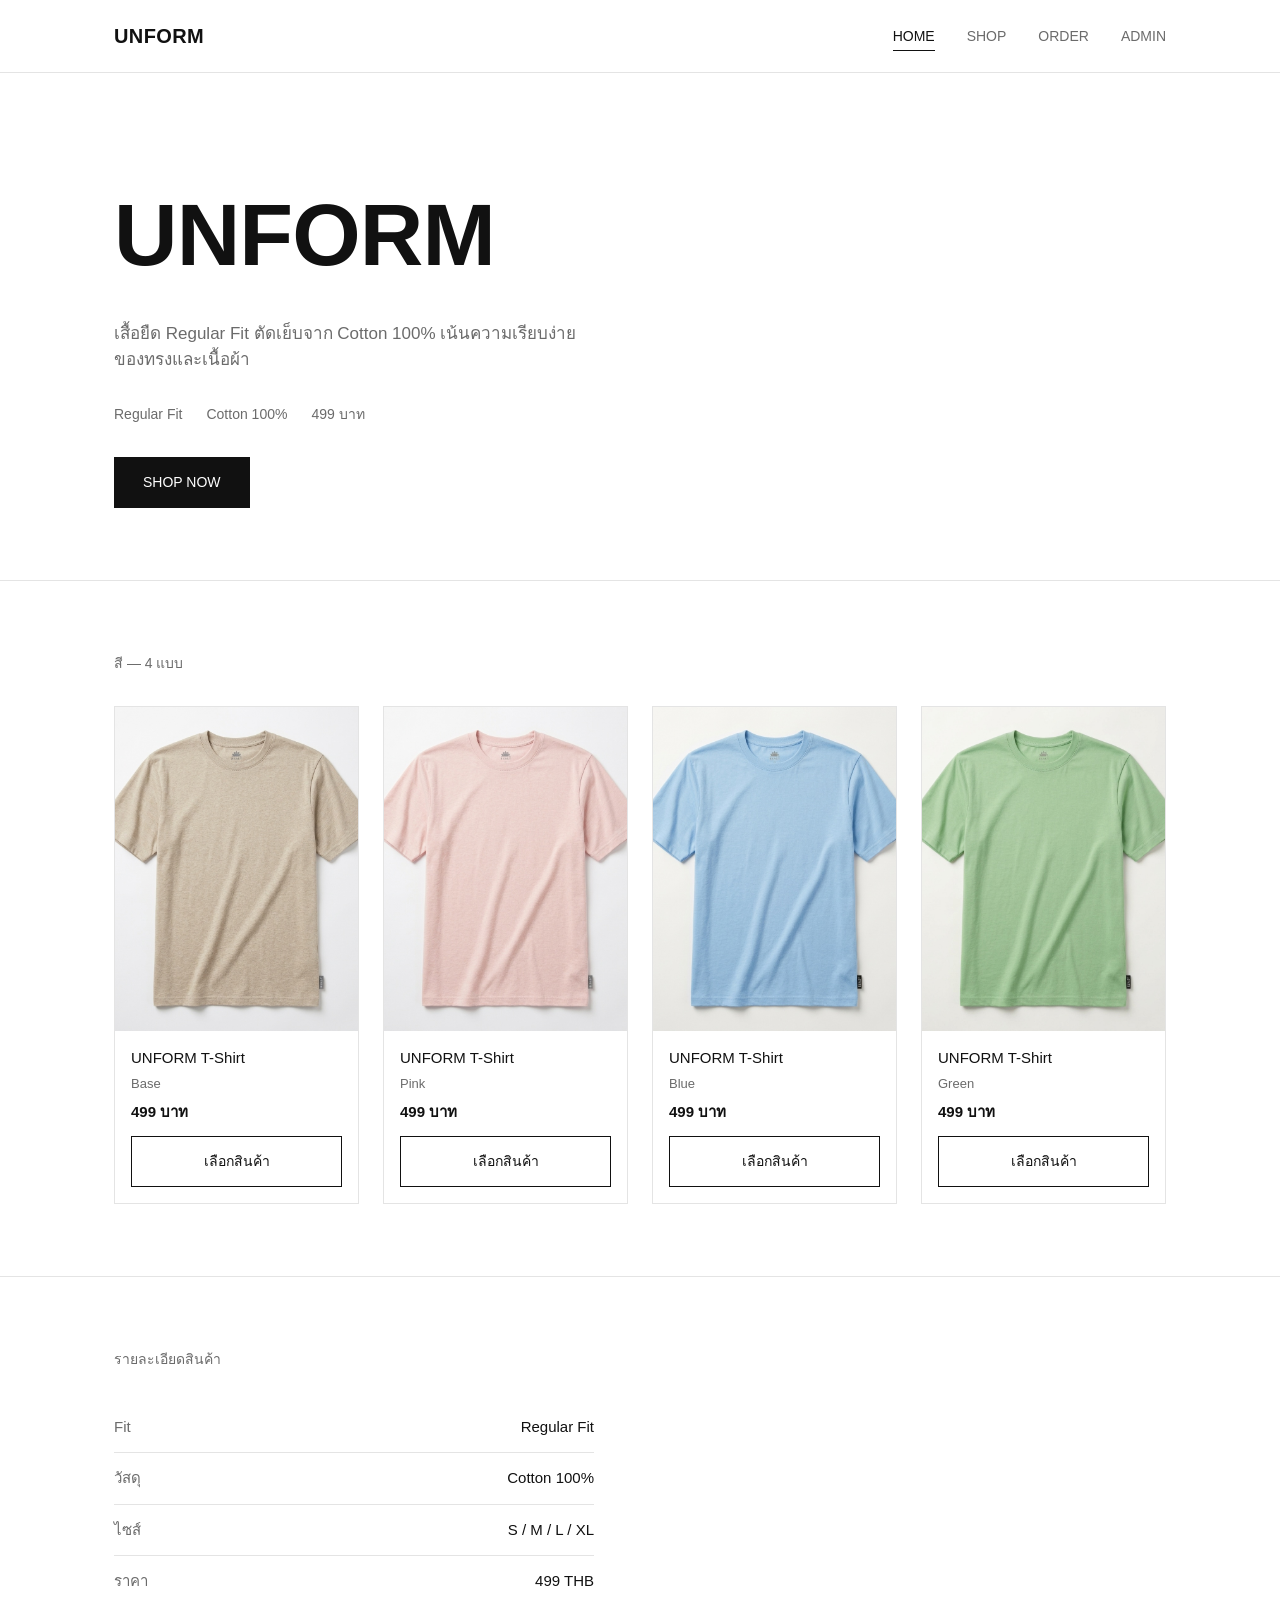
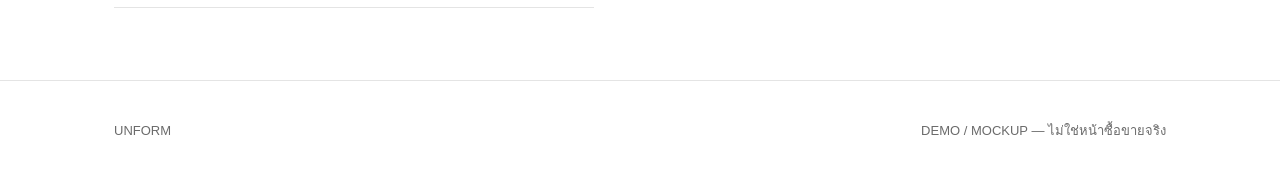
<file: index.html>
<!DOCTYPE html>
<html lang="th">
<head>
  <meta charset="UTF-8" />
  <meta name="viewport" content="width=device-width, initial-scale=1.0" />
  <title>UNFORM — T-Shirt Regular Fit</title>
  <link rel="stylesheet" href="style.css" />
</head>
<body>

  <!-- Header / Navigation -->
  <header class="site-header">
    <div class="container">
      <a href="index.html" class="logo">UNFORM</a>
      <nav>
        <ul class="nav-links" id="navLinks">
          <li><a href="index.html" class="active">HOME</a></li>
          <li><a href="product.html">SHOP</a></li>
          <li><a href="order.html">ORDER</a></li>
          <li><a href="admin.html">ADMIN</a></li>
        </ul>
      </nav>
      <button class="nav-toggle" id="navToggle" aria-label="เปิดเมนู">
        <span></span><span></span><span></span>
      </button>
    </div>
  </header>

  <!-- Hero -->
  <section class="hero">
    <div class="container">
      <h1>UNFORM</h1>
      <p>เสื้อยืด Regular Fit ตัดเย็บจาก Cotton 100% เน้นความเรียบง่ายของทรงและเนื้อผ้า</p>
      <div class="hero-meta">
        <span>Regular Fit</span>
        <span>Cotton 100%</span>
        <span>499 บาท</span>
      </div>
      <a href="product.html" class="btn">SHOP NOW</a>
    </div>
  </section>

  <!-- Product highlight -->
  <section class="section">
    <div class="container">
      <p class="section-heading">สี — 4 แบบ</p>
      <div class="product-grid" id="homeProductGrid">
        <!-- generated by script.js -->
      </div>
    </div>
  </section>

  <!-- Details -->
  <section class="section">
    <div class="container">
      <p class="section-heading">รายละเอียดสินค้า</p>
      <ul class="details-list">
        <li><span>Fit</span><span>Regular Fit</span></li>
        <li><span>วัสดุ</span><span>Cotton 100%</span></li>
        <li><span>ไซส์</span><span>S / M / L / XL</span></li>
        <li><span>ราคา</span><span>499 THB</span></li>
      </ul>
    </div>
  </section>

  <!-- Footer -->
  <footer class="site-footer">
    <div class="container" style="display:flex; justify-content:space-between; width:100%;">
      <span>UNFORM</span>
      <span>DEMO / MOCKUP — ไม่ใช่หน้าซื้อขายจริง</span>
    </div>
  </footer>

  <script src="script.js"></script>
</body>
</html>
</file>
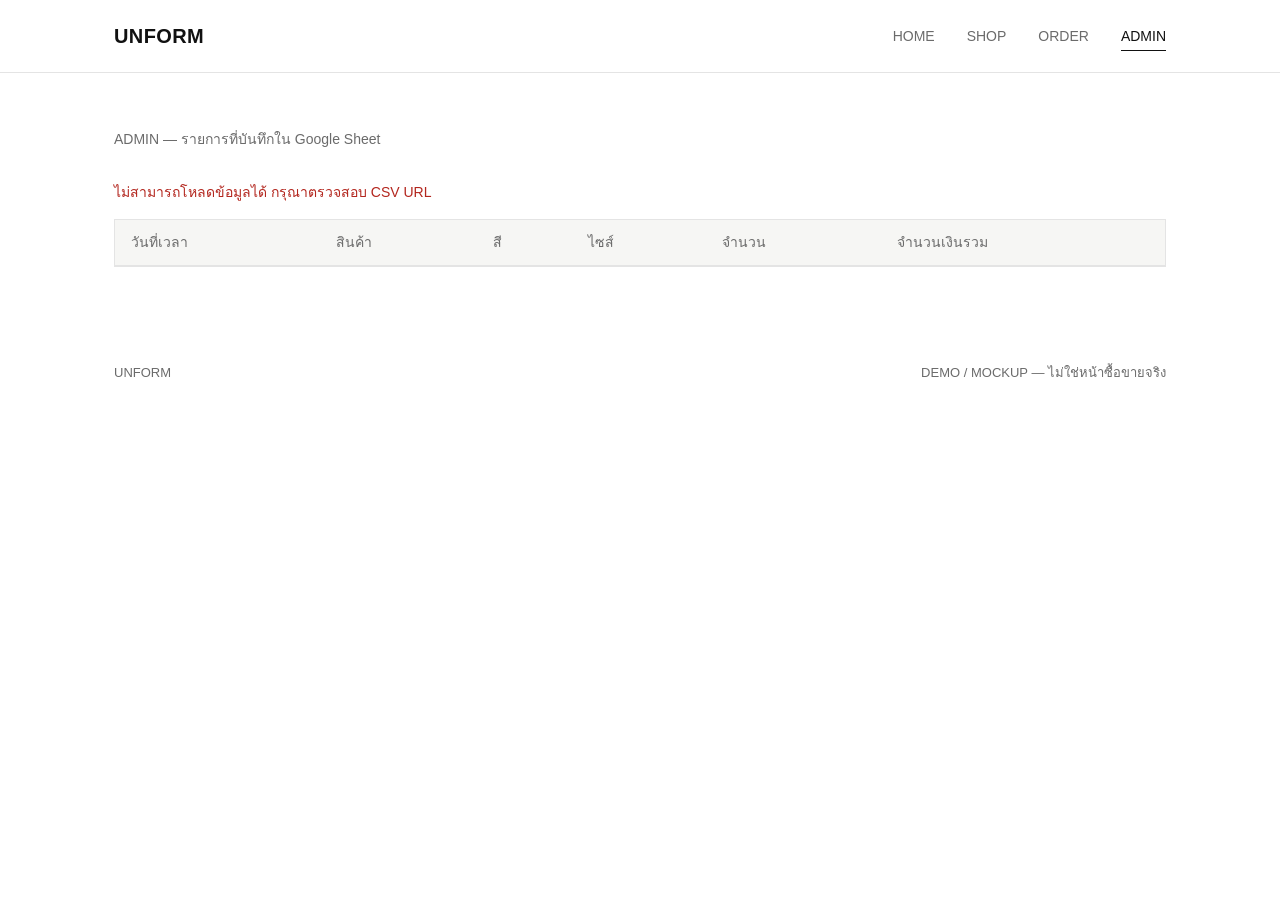
<file: admin.html>
<!DOCTYPE html>
<html lang="th">
<head>
  <meta charset="UTF-8" />
  <meta name="viewport" content="width=device-width, initial-scale=1.0" />
  <title>ADMIN — UNFORM</title>
  <link rel="stylesheet" href="style.css" />
</head>
<body>

  <!-- Header / Navigation -->
  <header class="site-header">
    <div class="container">
      <a href="index.html" class="logo">UNFORM</a>
      <nav>
        <ul class="nav-links" id="navLinks">
          <li><a href="index.html">HOME</a></li>
          <li><a href="product.html">SHOP</a></li>
          <li><a href="order.html">ORDER</a></li>
          <li><a href="admin.html" class="active">ADMIN</a></li>
        </ul>
      </nav>
      <button class="nav-toggle" id="navToggle" aria-label="เปิดเมนู">
        <span></span><span></span><span></span>
      </button>
    </div>
  </header>

  <div class="container">
    <div class="admin-wrap">
      <p class="section-heading">ADMIN — รายการที่บันทึกใน Google Sheet</p>
      <p class="admin-status" id="adminStatus">กำลังโหลดข้อมูล...</p>
      <div class="table-scroll">
        <table class="admin-table">
          <thead>
            <tr>
              <th>วันที่เวลา</th>
              <th>สินค้า</th>
              <th>สี</th>
              <th>ไซส์</th>
              <th>จำนวน</th>
              <th>จำนวนเงินรวม</th>
            </tr>
          </thead>
          <tbody id="adminTableBody">
            <!-- generated by script.js -->
          </tbody>
        </table>
      </div>
    </div>
  </div>

  <footer class="site-footer">
    <div class="container" style="display:flex; justify-content:space-between; width:100%;">
      <span>UNFORM</span>
      <span>DEMO / MOCKUP — ไม่ใช่หน้าซื้อขายจริง</span>
    </div>
  </footer>

  <script src="script.js"></script>
</body>
</html>
</file>
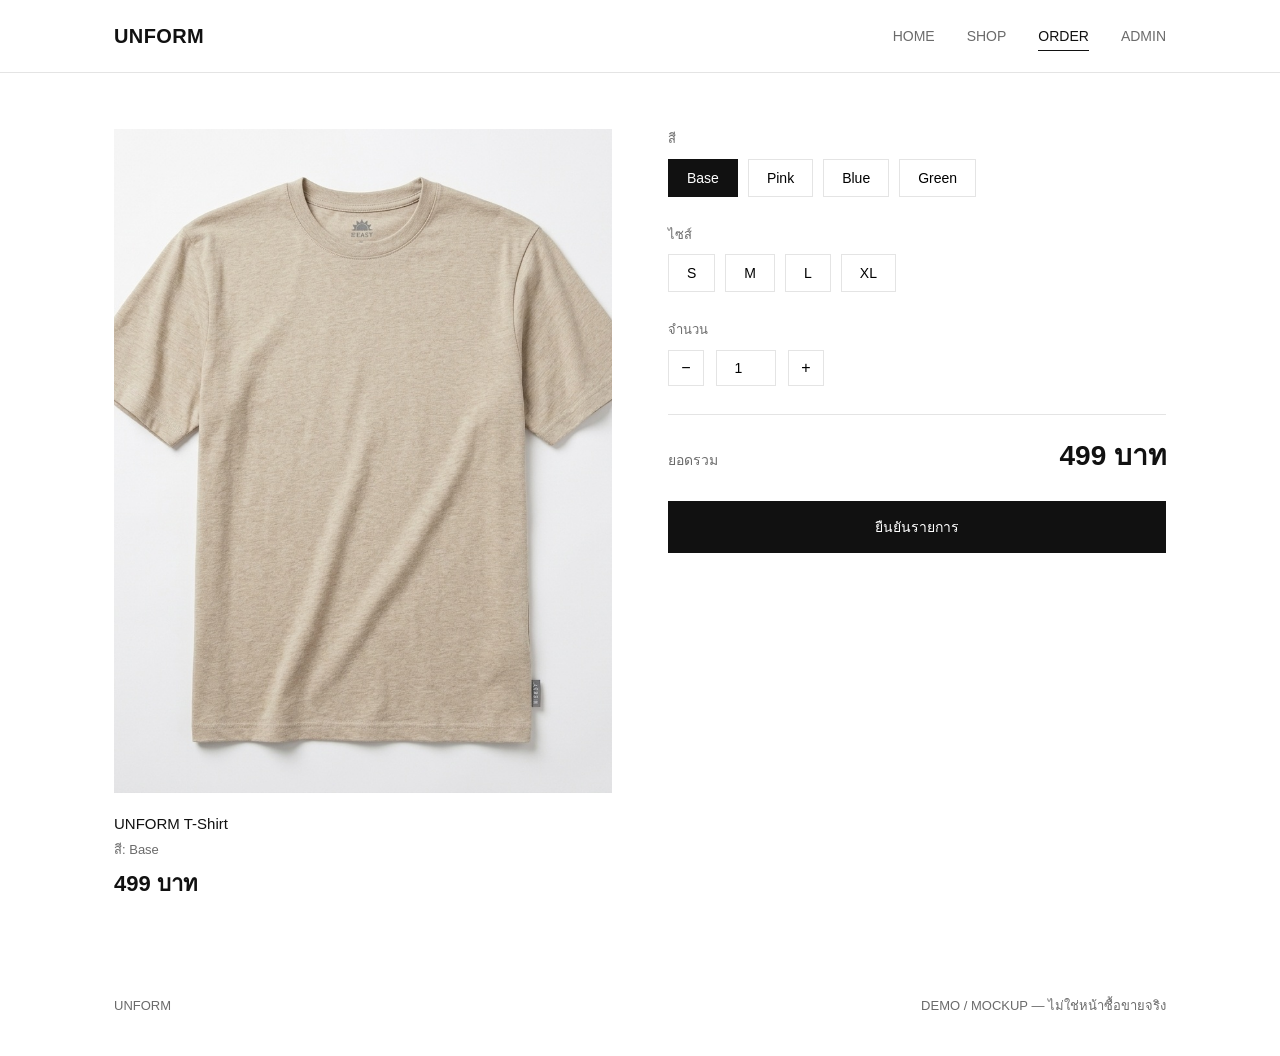
<file: order.html>
<!DOCTYPE html>
<html lang="th">
<head>
  <meta charset="UTF-8" />
  <meta name="viewport" content="width=device-width, initial-scale=1.0" />
  <title>ORDER — UNFORM</title>
  <link rel="stylesheet" href="style.css" />
</head>
<body>

  <!-- Header / Navigation -->
  <header class="site-header">
    <div class="container">
      <a href="index.html" class="logo">UNFORM</a>
      <nav>
        <ul class="nav-links" id="navLinks">
          <li><a href="index.html">HOME</a></li>
          <li><a href="product.html">SHOP</a></li>
          <li><a href="order.html" class="active">ORDER</a></li>
          <li><a href="admin.html">ADMIN</a></li>
        </ul>
      </nav>
      <button class="nav-toggle" id="navToggle" aria-label="เปิดเมนู">
        <span></span><span></span><span></span>
      </button>
    </div>
  </header>

  <div class="container">
    <div class="order-layout">

      <!-- Preview -->
      <div class="order-preview">
        <figure>
          <img id="orderImage" src="" alt="UNFORM base" />
        </figure>
        <div class="order-preview-meta">
          <p class="product-name" id="orderProductName">UNFORM T-Shirt</p>
          <p class="product-color" id="orderColorLabel">สี: -</p>
          <p class="product-price" id="orderUnitPrice">499 บาท</p>
        </div>
      </div>

      <!-- Form -->
      <div class="order-form">

        <div class="field-group">
          <label>สี</label>
          <div class="swatch-group" id="colorOptions">
            <!-- generated by script.js -->
          </div>
        </div>

        <div class="field-group">
          <label>ไซส์</label>
          <div class="size-group" id="sizeOptions">
            <button type="button" class="size-option" data-size="S">S</button>
            <button type="button" class="size-option" data-size="M">M</button>
            <button type="button" class="size-option" data-size="L">L</button>
            <button type="button" class="size-option" data-size="XL">XL</button>
          </div>
        </div>

        <div class="field-group">
          <label>จำนวน</label>
          <div class="qty-control">
            <button type="button" id="qtyMinus">−</button>
            <input type="number" id="qtyInput" value="1" min="1" />
            <button type="button" id="qtyPlus">+</button>
          </div>
        </div>

        <div class="order-total">
          <span>ยอดรวม</span>
          <span id="orderTotal">499 บาท</span>
        </div>

        <button type="button" class="btn btn-block" id="submitOrderBtn">ยืนยันรายการ</button>

        <p class="form-message" id="orderMessage"></p>
      </div>

    </div>
  </div>

  <footer class="site-footer">
    <div class="container" style="display:flex; justify-content:space-between; width:100%;">
      <span>UNFORM</span>
      <span>DEMO / MOCKUP — ไม่ใช่หน้าซื้อขายจริง</span>
    </div>
  </footer>

  <script src="script.js"></script>
</body>
</html>
</file>
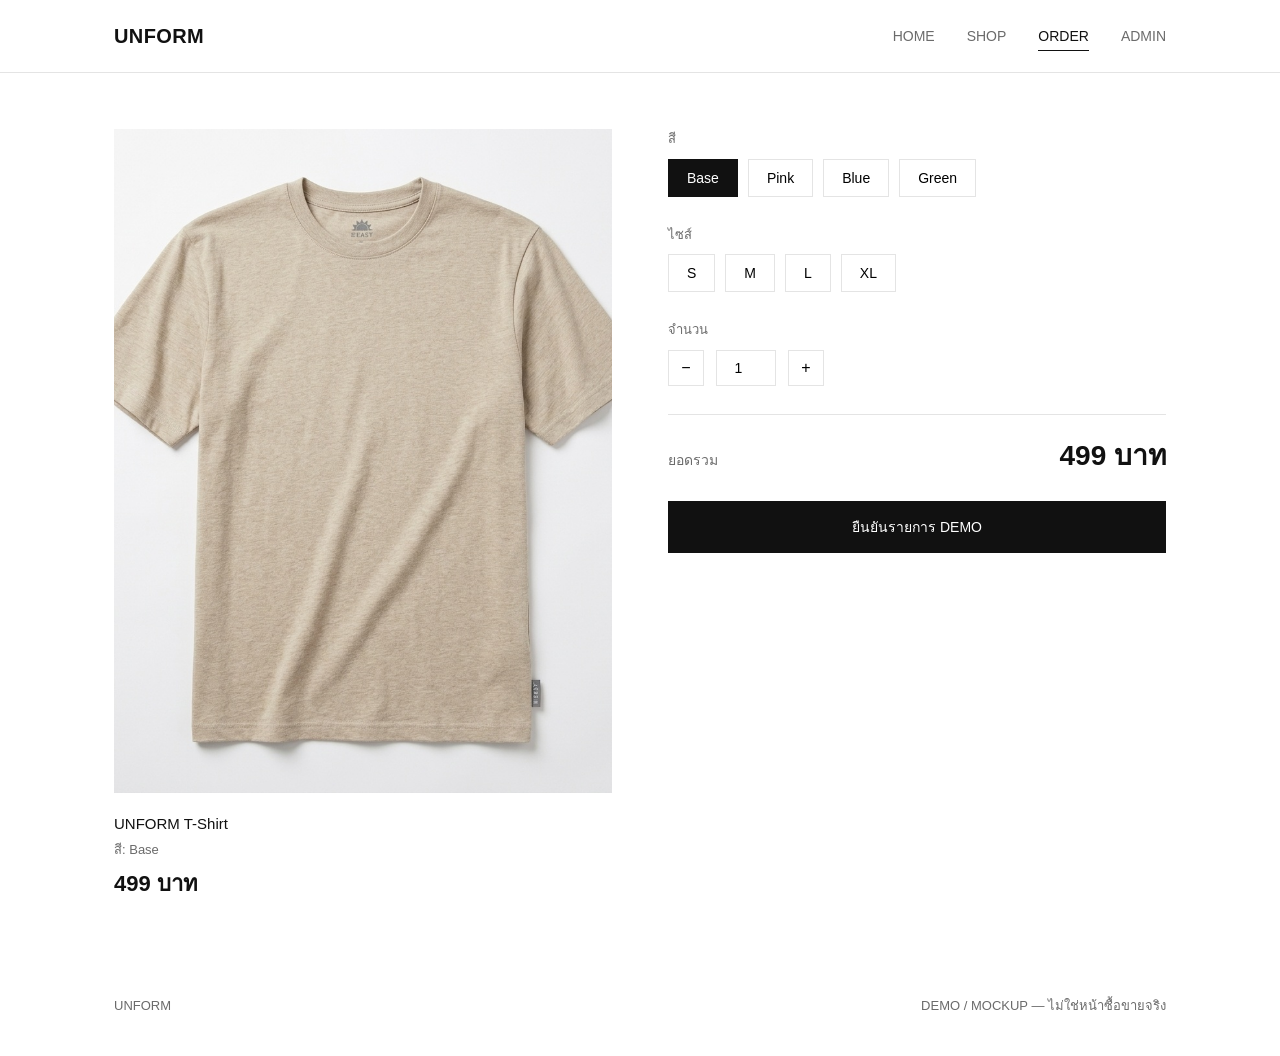
<file: UNFORM/order.html>
<!DOCTYPE html>
<html lang="th">
<head>
  <meta charset="UTF-8" />
  <meta name="viewport" content="width=device-width, initial-scale=1.0" />
  <title>ORDER — UNFORM</title>
  <link rel="stylesheet" href="style.css" />
</head>
<body>

  <!-- Header / Navigation -->
  <header class="site-header">
    <div class="container">
      <a href="index.html" class="logo">UNFORM</a>
      <nav>
        <ul class="nav-links" id="navLinks">
          <li><a href="index.html">HOME</a></li>
          <li><a href="product.html">SHOP</a></li>
          <li><a href="order.html" class="active">ORDER</a></li>
          <li><a href="admin.html">ADMIN</a></li>
        </ul>
      </nav>
      <button class="nav-toggle" id="navToggle" aria-label="เปิดเมนู">
        <span></span><span></span><span></span>
      </button>
    </div>
  </header>

  <div class="container">
    <div class="order-layout">

      <!-- Preview -->
      <div class="order-preview">
        <figure>
          <img id="orderImage" src="" alt="UNFORM base" />
        </figure>
        <div class="order-preview-meta">
          <p class="product-name" id="orderProductName">UNFORM T-Shirt</p>
          <p class="product-color" id="orderColorLabel">สี: -</p>
          <p class="product-price" id="orderUnitPrice">499 บาท</p>
        </div>
      </div>

      <!-- Form -->
      <div class="order-form">

        <div class="field-group">
          <label>สี</label>
          <div class="swatch-group" id="colorOptions">
            <!-- generated by script.js -->
          </div>
        </div>

        <div class="field-group">
          <label>ไซส์</label>
          <div class="size-group" id="sizeOptions">
            <button type="button" class="size-option" data-size="S">S</button>
            <button type="button" class="size-option" data-size="M">M</button>
            <button type="button" class="size-option" data-size="L">L</button>
            <button type="button" class="size-option" data-size="XL">XL</button>
          </div>
        </div>

        <div class="field-group">
          <label>จำนวน</label>
          <div class="qty-control">
            <button type="button" id="qtyMinus">−</button>
            <input type="number" id="qtyInput" value="1" min="1" />
            <button type="button" id="qtyPlus">+</button>
          </div>
        </div>

        <div class="order-total">
          <span>ยอดรวม</span>
          <span id="orderTotal">499 บาท</span>
        </div>

        <button type="button" class="btn btn-block" id="submitOrderBtn">ยืนยันรายการ DEMO</button>

        <p class="form-message" id="orderMessage"></p>
      </div>

    </div>
  </div>

  <footer class="site-footer">
    <div class="container" style="display:flex; justify-content:space-between; width:100%;">
      <span>UNFORM</span>
      <span>DEMO / MOCKUP — ไม่ใช่หน้าซื้อขายจริง</span>
    </div>
  </footer>

  <script src="script.js"></script>
</body>
</html>
</file>
<file: style.css>
/* ==========================================================
   UNFORM — style.css
   Minimal / Clean / Modern
   Colors: white, black, gray — the shirts carry the color.
   ========================================================== */

:root {
  --color-bg: #ffffff;
  --color-ink: #111111;
  --color-gray: #6b6b6b;
  --color-line: #e4e4e4;
  --color-surface: #f6f6f4;
  --color-danger: #b3261e;

  --max-width: 1100px;
  --gap: 24px;

  --font-base: -apple-system, BlinkMacSystemFont, "Segoe UI", Helvetica, Arial, sans-serif;
}

* {
  box-sizing: border-box;
}

html,
body {
  margin: 0;
  padding: 0;
}

body {
  font-family: var(--font-base);
  color: var(--color-ink);
  background: var(--color-bg);
  line-height: 1.5;
  -webkit-font-smoothing: antialiased;
}

img {
  max-width: 100%;
  display: block;
}

a {
  color: inherit;
  text-decoration: none;
}

button {
  font-family: inherit;
}

.container {
  width: 100%;
  max-width: var(--max-width);
  margin: 0 auto;
  padding: 0 24px;
}

/* ---------- Header ---------- */

.site-header {
  border-bottom: 1px solid var(--color-line);
  position: sticky;
  top: 0;
  background: var(--color-bg);
  z-index: 10;
}

.site-header .container {
  display: flex;
  align-items: center;
  justify-content: space-between;
  height: 72px;
}

.logo {
  font-size: 20px;
  font-weight: 600;
  letter-spacing: 0.02em;
}

.nav-links {
  display: flex;
  gap: 32px;
  list-style: none;
  margin: 0;
  padding: 0;
}

.nav-links a {
  font-size: 14px;
  color: var(--color-gray);
  padding: 6px 0;
  border-bottom: 1px solid transparent;
}

.nav-links a:hover,
.nav-links a.active {
  color: var(--color-ink);
  border-bottom-color: var(--color-ink);
}

.nav-toggle {
  display: none;
  width: 32px;
  height: 32px;
  border: none;
  background: none;
  cursor: pointer;
  padding: 0;
}

.nav-toggle span {
  display: block;
  width: 100%;
  height: 1px;
  background: var(--color-ink);
  margin: 7px 0;
}

/* ---------- Hero ---------- */

.hero {
  padding: 96px 0 72px;
  border-bottom: 1px solid var(--color-line);
}

.hero h1 {
  font-size: clamp(40px, 8vw, 88px);
  margin: 0 0 20px;
  font-weight: 600;
  letter-spacing: -0.01em;
}

.hero p {
  max-width: 480px;
  color: var(--color-gray);
  font-size: 17px;
  margin: 0 0 32px;
}

.hero-meta {
  display: flex;
  gap: 24px;
  color: var(--color-gray);
  font-size: 14px;
  margin-bottom: 32px;
}

.btn {
  display: inline-block;
  border: 1px solid var(--color-ink);
  background: var(--color-ink);
  color: var(--color-bg);
  padding: 14px 28px;
  font-size: 14px;
  cursor: pointer;
  transition: background 0.15s ease, color 0.15s ease;
}

.btn:hover {
  background: var(--color-bg);
  color: var(--color-ink);
}

.btn-outline {
  background: var(--color-bg);
  color: var(--color-ink);
}

.btn-outline:hover {
  background: var(--color-ink);
  color: var(--color-bg);
}

.btn-block {
  display: block;
  width: 100%;
  text-align: center;
}

.btn:disabled {
  opacity: 0.4;
  cursor: not-allowed;
}

/* ---------- Section ---------- */

.section {
  padding: 72px 0;
  border-bottom: 1px solid var(--color-line);
}

.section-heading {
  font-size: 14px;
  color: var(--color-gray);
  margin: 0 0 32px;
}

/* ---------- Product grid ---------- */

.product-grid {
  display: grid;
  grid-template-columns: repeat(4, 1fr);
  gap: var(--gap);
}

.product-card {
  display: block;
  border: 1px solid var(--color-line);
}

.product-card figure {
  margin: 0;
  aspect-ratio: 3 / 4;
  overflow: hidden;
  background: var(--color-surface);
}

.product-card img {
  width: 100%;
  height: 100%;
  object-fit: cover;
}

.product-card figcaption {
  padding: 16px;
}

.product-name {
  font-size: 15px;
  margin: 0 0 4px;
}

.product-color {
  font-size: 13px;
  color: var(--color-gray);
  margin: 0 0 8px;
}

.product-price {
  font-size: 15px;
  font-weight: 600;
  margin: 0;
}

.product-card .btn {
  margin-top: 12px;
  width: 100%;
  text-align: center;
}

/* ---------- Details list ---------- */

.details-list {
  list-style: none;
  margin: 0;
  padding: 0;
  max-width: 480px;
}

.details-list li {
  display: flex;
  justify-content: space-between;
  padding: 14px 0;
  border-bottom: 1px solid var(--color-line);
  font-size: 15px;
}

.details-list li span:first-child {
  color: var(--color-gray);
}

/* ---------- Order page ---------- */

.order-layout {
  display: grid;
  grid-template-columns: 1fr 1fr;
  gap: 56px;
  padding: 56px 0;
}

.order-preview figure {
  margin: 0;
  aspect-ratio: 3 / 4;
  background: var(--color-surface);
  overflow: hidden;
}

.order-preview img {
  width: 100%;
  height: 100%;
  object-fit: cover;
}

.order-preview-meta {
  margin-top: 20px;
}

.order-preview-meta .product-price {
  font-size: 22px;
}

.field-group {
  margin-bottom: 28px;
}

.field-group label {
  display: block;
  font-size: 13px;
  color: var(--color-gray);
  margin-bottom: 10px;
}

.swatch-group,
.size-group {
  display: flex;
  gap: 10px;
  flex-wrap: wrap;
}

.swatch-option,
.size-option {
  border: 1px solid var(--color-line);
  background: var(--color-bg);
  padding: 10px 18px;
  font-size: 14px;
  cursor: pointer;
}

.swatch-option.selected,
.size-option.selected {
  border-color: var(--color-ink);
  background: var(--color-ink);
  color: var(--color-bg);
}

.qty-control {
  display: flex;
  align-items: center;
  gap: 12px;
}

.qty-control button {
  width: 36px;
  height: 36px;
  border: 1px solid var(--color-line);
  background: var(--color-bg);
  font-size: 16px;
  cursor: pointer;
}

.qty-control input {
  width: 60px;
  text-align: center;
  border: 1px solid var(--color-line);
  height: 36px;
  font-size: 14px;
}

.order-total {
  display: flex;
  justify-content: space-between;
  align-items: baseline;
  border-top: 1px solid var(--color-line);
  padding-top: 20px;
  margin-bottom: 24px;
}

.order-total span:first-child {
  font-size: 14px;
  color: var(--color-gray);
}

.order-total span:last-child {
  font-size: 28px;
  font-weight: 600;
}

.form-message {
  margin-top: 14px;
  font-size: 14px;
  display: none;
}

.form-message.visible {
  display: block;
}

.form-message.error {
  color: var(--color-danger);
}

.form-message.info {
  color: var(--color-gray);
}

/* ---------- Thank-you page ---------- */

.thankyou-wrap {
  padding: 120px 0;
  text-align: center;
}

.thankyou-wrap .logo {
  display: block;
  font-size: 24px;
  margin-bottom: 32px;
}

.thankyou-wrap h1 {
  font-size: 32px;
  margin: 0 0 12px;
}

.thankyou-wrap p {
  color: var(--color-gray);
  margin: 0 0 8px;
}

.thankyou-wrap .btn {
  margin-top: 32px;
}

/* ---------- Admin ---------- */

.admin-wrap {
  padding: 56px 0;
}

.table-scroll {
  overflow-x: auto;
  border: 1px solid var(--color-line);
}

table.admin-table {
  width: 100%;
  border-collapse: collapse;
  font-size: 14px;
  min-width: 640px;
}

table.admin-table th,
table.admin-table td {
  text-align: left;
  padding: 12px 16px;
  border-bottom: 1px solid var(--color-line);
  white-space: nowrap;
}

table.admin-table th {
  color: var(--color-gray);
  font-weight: 500;
  background: var(--color-surface);
}

.admin-status {
  color: var(--color-gray);
  font-size: 14px;
  margin-bottom: 16px;
}

.admin-status.error {
  color: var(--color-danger);
}

/* ---------- Footer ---------- */

.site-footer {
  padding: 40px 0;
  color: var(--color-gray);
  font-size: 13px;
  display: flex;
  justify-content: space-between;
}

/* ---------- Responsive ---------- */

@media (max-width: 860px) {
  .product-grid {
    grid-template-columns: repeat(2, 1fr);
  }

  .order-layout {
    grid-template-columns: 1fr;
    gap: 32px;
  }
}

@media (max-width: 640px) {
  .nav-links {
    position: absolute;
    top: 72px;
    left: 0;
    right: 0;
    background: var(--color-bg);
    border-bottom: 1px solid var(--color-line);
    flex-direction: column;
    gap: 0;
    padding: 8px 24px 16px;
    display: none;
  }

  .nav-links.open {
    display: flex;
  }

  .nav-links a {
    padding: 12px 0;
    border-bottom: 1px solid var(--color-line);
  }

  .nav-toggle {
    display: block;
  }

  .product-grid {
    grid-template-columns: 1fr 1fr;
  }

  .site-footer {
    flex-direction: column;
    gap: 8px;
  }
}
</file>
<file: UNFORM/style.css>
/* ==========================================================
   UNFORM — style.css
   Minimal / Clean / Modern
   Colors: white, black, gray — the shirts carry the color.
   ========================================================== */

:root {
  --color-bg: #ffffff;
  --color-ink: #111111;
  --color-gray: #6b6b6b;
  --color-line: #e4e4e4;
  --color-surface: #f6f6f4;
  --color-danger: #b3261e;

  --max-width: 1100px;
  --gap: 24px;

  --font-base: -apple-system, BlinkMacSystemFont, "Segoe UI", Helvetica, Arial, sans-serif;
}

* {
  box-sizing: border-box;
}

html,
body {
  margin: 0;
  padding: 0;
}

body {
  font-family: var(--font-base);
  color: var(--color-ink);
  background: var(--color-bg);
  line-height: 1.5;
  -webkit-font-smoothing: antialiased;
}

img {
  max-width: 100%;
  display: block;
}

a {
  color: inherit;
  text-decoration: none;
}

button {
  font-family: inherit;
}

.container {
  width: 100%;
  max-width: var(--max-width);
  margin: 0 auto;
  padding: 0 24px;
}

/* ---------- Header ---------- */

.site-header {
  border-bottom: 1px solid var(--color-line);
  position: sticky;
  top: 0;
  background: var(--color-bg);
  z-index: 10;
}

.site-header .container {
  display: flex;
  align-items: center;
  justify-content: space-between;
  height: 72px;
}

.logo {
  font-size: 20px;
  font-weight: 600;
  letter-spacing: 0.02em;
}

.nav-links {
  display: flex;
  gap: 32px;
  list-style: none;
  margin: 0;
  padding: 0;
}

.nav-links a {
  font-size: 14px;
  color: var(--color-gray);
  padding: 6px 0;
  border-bottom: 1px solid transparent;
}

.nav-links a:hover,
.nav-links a.active {
  color: var(--color-ink);
  border-bottom-color: var(--color-ink);
}

.nav-toggle {
  display: none;
  width: 32px;
  height: 32px;
  border: none;
  background: none;
  cursor: pointer;
  padding: 0;
}

.nav-toggle span {
  display: block;
  width: 100%;
  height: 1px;
  background: var(--color-ink);
  margin: 7px 0;
}

/* ---------- Hero ---------- */

.hero {
  padding: 96px 0 72px;
  border-bottom: 1px solid var(--color-line);
}

.hero h1 {
  font-size: clamp(40px, 8vw, 88px);
  margin: 0 0 20px;
  font-weight: 600;
  letter-spacing: -0.01em;
}

.hero p {
  max-width: 480px;
  color: var(--color-gray);
  font-size: 17px;
  margin: 0 0 32px;
}

.hero-meta {
  display: flex;
  gap: 24px;
  color: var(--color-gray);
  font-size: 14px;
  margin-bottom: 32px;
}

.btn {
  display: inline-block;
  border: 1px solid var(--color-ink);
  background: var(--color-ink);
  color: var(--color-bg);
  padding: 14px 28px;
  font-size: 14px;
  cursor: pointer;
  transition: background 0.15s ease, color 0.15s ease;
}

.btn:hover {
  background: var(--color-bg);
  color: var(--color-ink);
}

.btn-outline {
  background: var(--color-bg);
  color: var(--color-ink);
}

.btn-outline:hover {
  background: var(--color-ink);
  color: var(--color-bg);
}

.btn-block {
  display: block;
  width: 100%;
  text-align: center;
}

.btn:disabled {
  opacity: 0.4;
  cursor: not-allowed;
}

/* ---------- Section ---------- */

.section {
  padding: 72px 0;
  border-bottom: 1px solid var(--color-line);
}

.section-heading {
  font-size: 14px;
  color: var(--color-gray);
  margin: 0 0 32px;
}

/* ---------- Product grid ---------- */

.product-grid {
  display: grid;
  grid-template-columns: repeat(4, 1fr);
  gap: var(--gap);
}

.product-card {
  display: block;
  border: 1px solid var(--color-line);
}

.product-card figure {
  margin: 0;
  aspect-ratio: 3 / 4;
  overflow: hidden;
  background: var(--color-surface);
}

.product-card img {
  width: 100%;
  height: 100%;
  object-fit: cover;
}

.product-card figcaption {
  padding: 16px;
}

.product-name {
  font-size: 15px;
  margin: 0 0 4px;
}

.product-color {
  font-size: 13px;
  color: var(--color-gray);
  margin: 0 0 8px;
}

.product-price {
  font-size: 15px;
  font-weight: 600;
  margin: 0;
}

.product-card .btn {
  margin-top: 12px;
  width: 100%;
  text-align: center;
}

/* ---------- Details list ---------- */

.details-list {
  list-style: none;
  margin: 0;
  padding: 0;
  max-width: 480px;
}

.details-list li {
  display: flex;
  justify-content: space-between;
  padding: 14px 0;
  border-bottom: 1px solid var(--color-line);
  font-size: 15px;
}

.details-list li span:first-child {
  color: var(--color-gray);
}

/* ---------- Order page ---------- */

.order-layout {
  display: grid;
  grid-template-columns: 1fr 1fr;
  gap: 56px;
  padding: 56px 0;
}

.order-preview figure {
  margin: 0;
  aspect-ratio: 3 / 4;
  background: var(--color-surface);
  overflow: hidden;
}

.order-preview img {
  width: 100%;
  height: 100%;
  object-fit: cover;
}

.order-preview-meta {
  margin-top: 20px;
}

.order-preview-meta .product-price {
  font-size: 22px;
}

.field-group {
  margin-bottom: 28px;
}

.field-group label {
  display: block;
  font-size: 13px;
  color: var(--color-gray);
  margin-bottom: 10px;
}

.swatch-group,
.size-group {
  display: flex;
  gap: 10px;
  flex-wrap: wrap;
}

.swatch-option,
.size-option {
  border: 1px solid var(--color-line);
  background: var(--color-bg);
  padding: 10px 18px;
  font-size: 14px;
  cursor: pointer;
}

.swatch-option.selected,
.size-option.selected {
  border-color: var(--color-ink);
  background: var(--color-ink);
  color: var(--color-bg);
}

.qty-control {
  display: flex;
  align-items: center;
  gap: 12px;
}

.qty-control button {
  width: 36px;
  height: 36px;
  border: 1px solid var(--color-line);
  background: var(--color-bg);
  font-size: 16px;
  cursor: pointer;
}

.qty-control input {
  width: 60px;
  text-align: center;
  border: 1px solid var(--color-line);
  height: 36px;
  font-size: 14px;
}

.order-total {
  display: flex;
  justify-content: space-between;
  align-items: baseline;
  border-top: 1px solid var(--color-line);
  padding-top: 20px;
  margin-bottom: 24px;
}

.order-total span:first-child {
  font-size: 14px;
  color: var(--color-gray);
}

.order-total span:last-child {
  font-size: 28px;
  font-weight: 600;
}

.form-message {
  margin-top: 14px;
  font-size: 14px;
  display: none;
}

.form-message.visible {
  display: block;
}

.form-message.error {
  color: var(--color-danger);
}

.form-message.info {
  color: var(--color-gray);
}

/* ---------- Thank-you page ---------- */

.thankyou-wrap {
  padding: 120px 0;
  text-align: center;
}

.thankyou-wrap .logo {
  display: block;
  font-size: 24px;
  margin-bottom: 32px;
}

.thankyou-wrap h1 {
  font-size: 32px;
  margin: 0 0 12px;
}

.thankyou-wrap p {
  color: var(--color-gray);
  margin: 0 0 8px;
}

.thankyou-wrap .btn {
  margin-top: 32px;
}

/* ---------- Admin ---------- */

.admin-wrap {
  padding: 56px 0;
}

.table-scroll {
  overflow-x: auto;
  border: 1px solid var(--color-line);
}

table.admin-table {
  width: 100%;
  border-collapse: collapse;
  font-size: 14px;
  min-width: 640px;
}

table.admin-table th,
table.admin-table td {
  text-align: left;
  padding: 12px 16px;
  border-bottom: 1px solid var(--color-line);
  white-space: nowrap;
}

table.admin-table th {
  color: var(--color-gray);
  font-weight: 500;
  background: var(--color-surface);
}

.admin-status {
  color: var(--color-gray);
  font-size: 14px;
  margin-bottom: 16px;
}

.admin-status.error {
  color: var(--color-danger);
}

/* ---------- Footer ---------- */

.site-footer {
  padding: 40px 0;
  color: var(--color-gray);
  font-size: 13px;
  display: flex;
  justify-content: space-between;
}

/* ---------- Responsive ---------- */

@media (max-width: 860px) {
  .product-grid {
    grid-template-columns: repeat(2, 1fr);
  }

  .order-layout {
    grid-template-columns: 1fr;
    gap: 32px;
  }
}

@media (max-width: 640px) {
  .nav-links {
    position: absolute;
    top: 72px;
    left: 0;
    right: 0;
    background: var(--color-bg);
    border-bottom: 1px solid var(--color-line);
    flex-direction: column;
    gap: 0;
    padding: 8px 24px 16px;
    display: none;
  }

  .nav-links.open {
    display: flex;
  }

  .nav-links a {
    padding: 12px 0;
    border-bottom: 1px solid var(--color-line);
  }

  .nav-toggle {
    display: block;
  }

  .product-grid {
    grid-template-columns: 1fr 1fr;
  }

  .site-footer {
    flex-direction: column;
    gap: 8px;
  }
}
</file>
